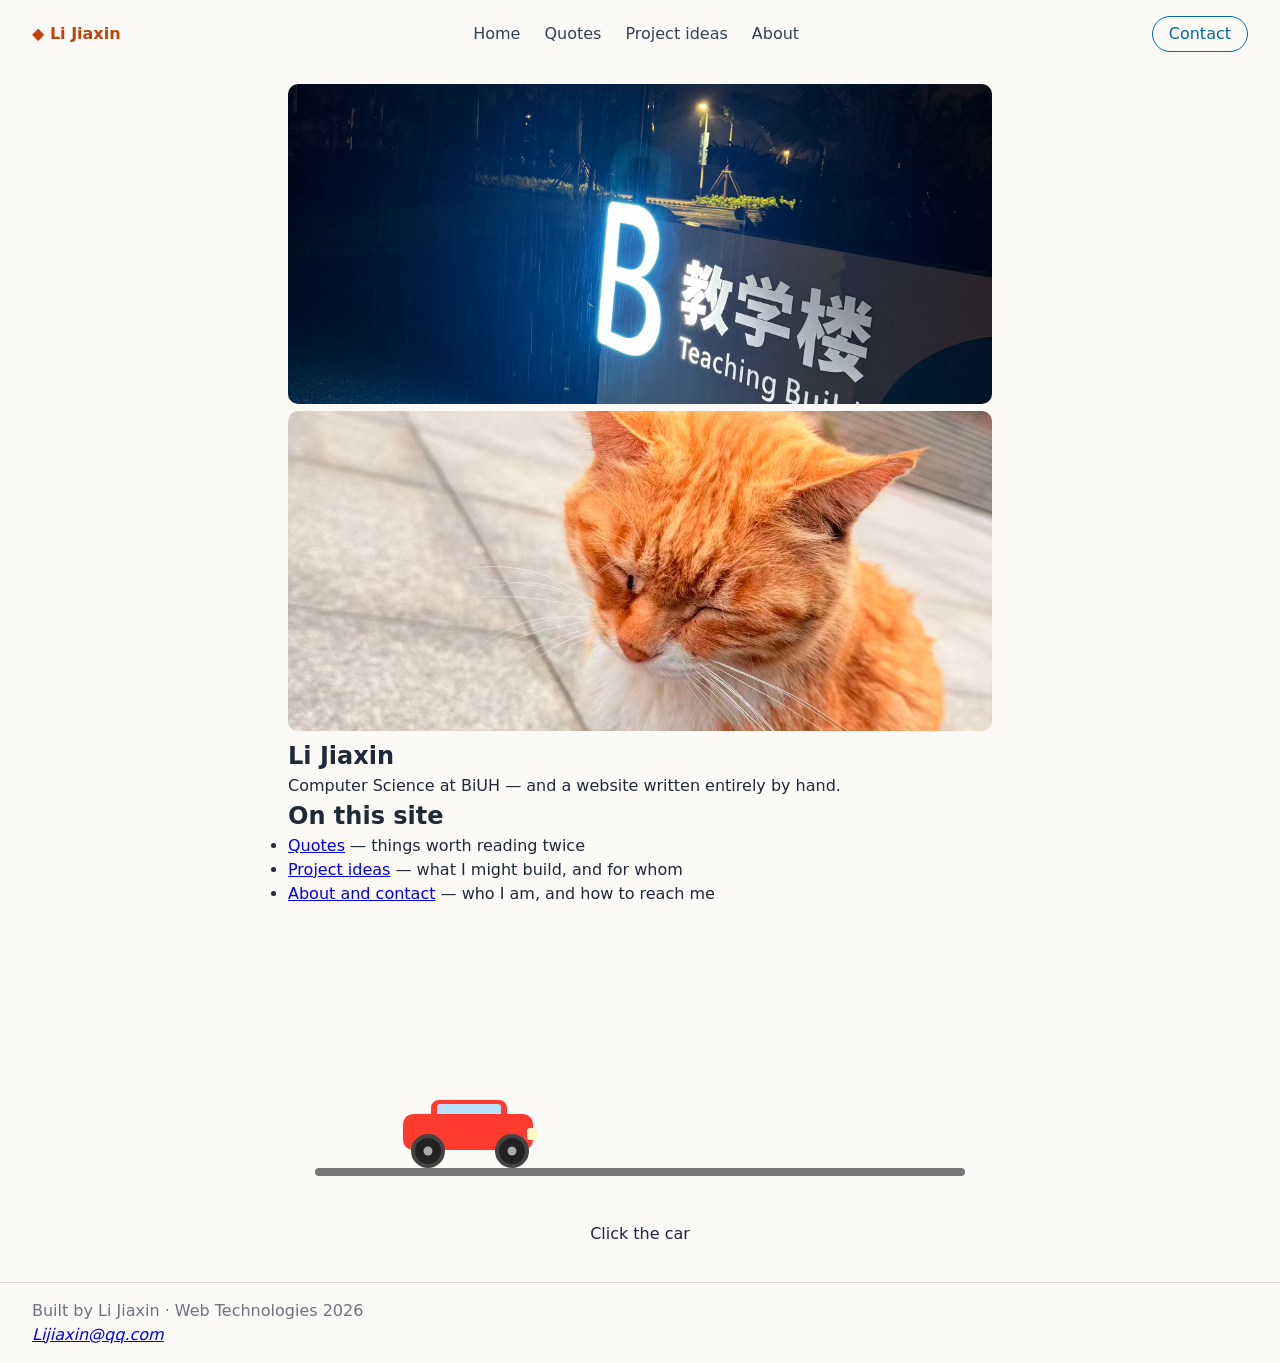
<file: index.html>
<!DOCTYPE html>
<html lang="en">
<head>
  <meta charset="UTF-8">
  <meta name="viewport" content="width=device-width, initial-scale=1.0">
  <title>lI Jiaxin</title>
  <link rel="icon" href="Image\BIUH.jpg" sizes="32x32">
  <link rel="icon" href="Image\cat.jpg" sizes="32x32">
  <link rel="apple-touch-icon" href="apple-touch-icon.png">
  <link rel="stylesheet" href="style.css">
  <style>
*{
  margin: 0;
  padding: 0;
  box-sizing: border-box;
}
.stage {
  position: relative;
  width: 90vw;
  max-width: 650px;
  height: 320px;
  margin:40px auto 0; /* 增加上下外边距，和上面内容隔开 */
}
.road {
  position: absolute;
  bottom: 90px;
  width: 100%;
  height: 8px;
  background: #777;
  border-radius: 4px;
}
.car {
  position: absolute;
  bottom: 98px;
  left: 80px;
  width: 150px;
  height: 60px;
  cursor: pointer;
}
.car-body {
  position: absolute;
  bottom: 18px;
  left: 8px;
  width: 130px;
  height: 36px;
  background: #ff3b30;
  border-radius: 10px;
}
.car-top {
  position: absolute;
  bottom: 48px;
  left: 36px;
  width: 76px;
  height: 20px;
  background: #ff3b30;
  border-radius: 8px 8px 0 0;
}
.window {
  position: absolute;
  bottom: 50px;
  left: 42px;
  width: 64px;
  height: 14px;
  background: #b8e1ff;
  border-radius: 3px;
}
.light {
  position: absolute;
  bottom: 28px;
  right: 8px;
  width: 10px;
  height: 12px;
  background: #fff9c4;
  border-radius: 3px;
}
.wheel {
  position: absolute;
  bottom: 0;
  width: 34px;
  height: 34px;
  background: #222;
  border-radius: 50%;
  border: 4px solid #444;
}
.wheel::after {
  content: "";
  position: absolute;
  top: 50%;
  left: 50%;
  transform: translate(-50%, -50%);
  width: 9px;
  height: 9px;
  background: #aaa;
  border-radius: 50%;
}
.wheel-back {
  left: 16px;
}
.wheel-front {
  right: 16px;
}
.car.go-forward .wheel {
  animation: spinForward 0.3s linear infinite;
}
@keyframes spinForward {
  from { transform: rotate(0deg); }
  to { transform: rotate(360deg); }
}
.car.go-back .wheel {
  animation: spinBack 0.3s linear infinite;
}
@keyframes spinBack {
  from { transform: rotate(0deg); }
  to { transform: rotate(-360deg); }
}
.tip {
  position: absolute;
  bottom: 20px;
  width: 100%;
  text-align: center;
  font-size: 16px;
  color: #224;
}
</style>
</head>
<body>
  <header id="site-header"></header>

  <main>
    <section class="hero">
      <img src="Image\BIUH.jpg" alt="The BiUH campus at sunrise, seen from the lake">
      <img src="Image\cat.jpg" alt="A cute cat">
      <h1>Li Jiaxin</h1>
      <p>Computer Science at BiUH — and a website written entirely by hand.</p >
    </section>

    <h2>On this site</h2>
    <ul>
      <li><a href="quote.html">Quotes</a > — things worth reading twice</li>
      <li><a href="project.html">Project ideas</a > — what I might build, and for whom</li>
      <li><a href="about.html">About and contact</a > — who I am, and how to reach me</li>
    </ul>
    
    <div class="stage">
      <div class="road"></div>
      <div class="car" id="car">
        <div class="car-top"></div>
        <div class="window"></div>
        <div class="car-body"></div>
        <div class="light"></div>
        <div class="wheel wheel-back"></div>
        <div class="wheel wheel-front"></div>
      </div>
      <div class="tip" id="tipText">Click the car</div>
    </div>
  
  </main>

  <footer id="site-footer"></footer>

  <script src="nav.js"></script>

  <script>
const car = document.getElementById("car");
const tipText = document.getElementById("tipText");

const startPos = 80;
const step = 70;
const maxPos = 450;
const forwardDuration = 600;
const backSpeed = 0.8;

let pos = startPos;
let running = false;

function update() {
  car.style.left = pos + "px";
}

function goForward() {
  return new Promise(resolve => {
    const from = pos;
    const to = Math.min(from + step, maxPos);
    const startTime = performance.now();
    car.classList.add("go-forward");

    function animate(now) {
      const elapsed = now - startTime;
      const progress = Math.min(elapsed / forwardDuration, 1);
      pos = from + (to - from) * progress;
      update();
      if (progress < 1) {
        requestAnimationFrame(animate);
      } else {
        car.classList.remove("go-forward");
        resolve();
      }
    }
    requestAnimationFrame(animate);
  });
}

function goBack() {
  return new Promise(resolve => {
    car.classList.add("go-back");
    function back() {
      pos -= backSpeed;
      if (pos <= startPos) {
        pos = startPos;
        update();
        car.classList.remove("go-back");
        resolve();
        return;
      }
      update();
      requestAnimationFrame(back);
    }
    back();
  });
}

car.addEventListener("click", async () => {
  if (running) return;
  running = true;
  tipText.textContent = "This car doesn't seem to listen to you";
  await goForward();
  await goBack();
  running = false;
});

update();
</script>
</body>
</html>
</file>
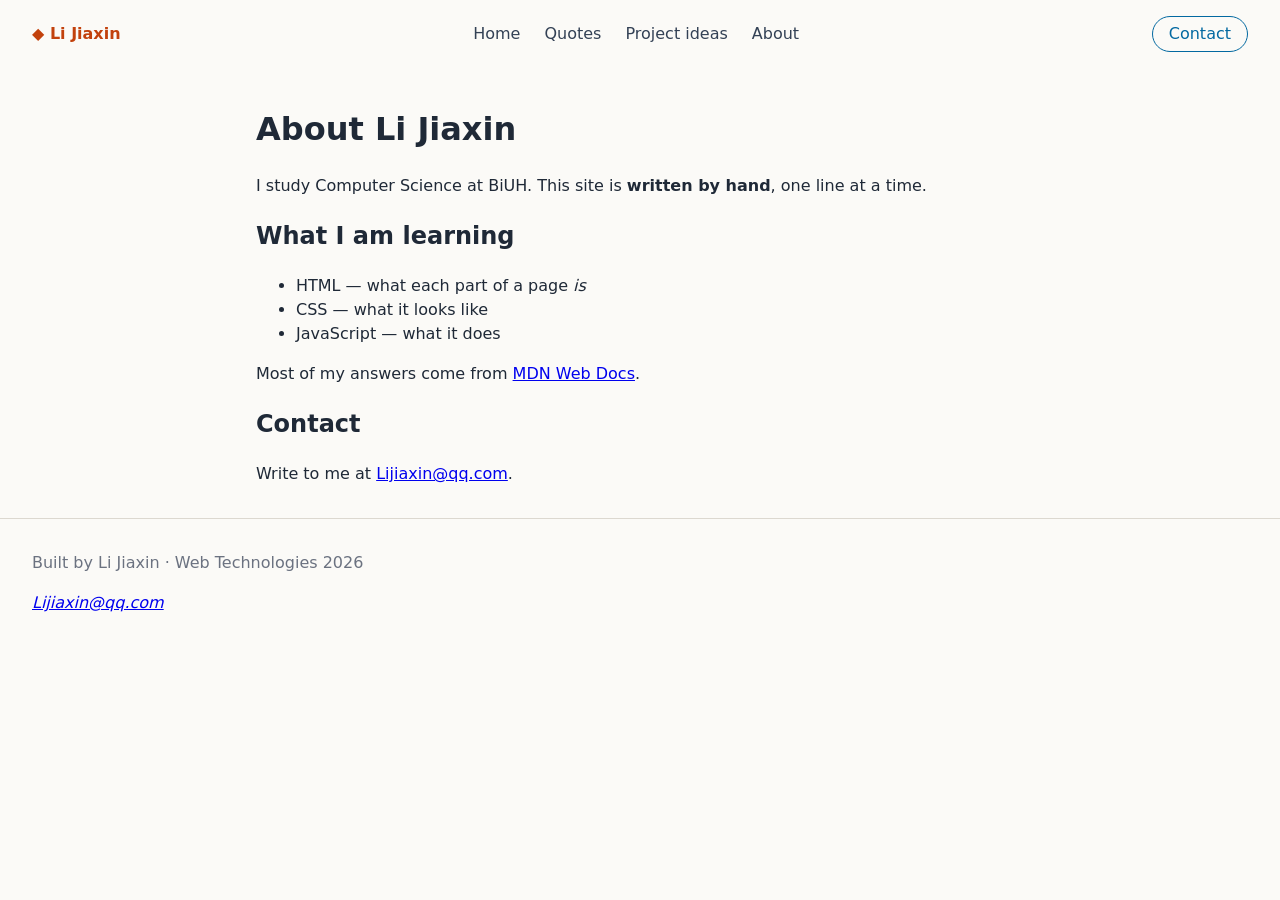
<file: about.html>
<!DOCTYPE html>
<html lang="en">
<head>
  <meta charset="UTF-8">
  <meta name="viewport" content="width=device-width, initial-scale=1.0">
  <title>About · Li Jiaxin</title>
  <link rel="icon" href="favicon-32.png" sizes="32x32">
  <link rel="apple-touch-icon" href="apple-touch-icon.png">
  <link rel="stylesheet" href="style.css">
</head>
<body>
  <header id="site-header"></header>

  <main>
    <h1>About Li Jiaxin</h1>
    <p>I study Computer Science at BiUH. This site is
      <strong>written by hand</strong>, one line at a time.</p >

    <h2>What I am learning</h2>
    <ul>
      <li>HTML — what each part of a page <em>is</em></li>
      <li>CSS — what it looks like</li>
      <li>JavaScript — what it does</li>
    </ul>
    <p>Most of my answers come from
      <a href=" ">MDN Web Docs</a >.</p >

    <section id="contact">
      <h2>Contact</h2>
      <p>Write to me at
        <a href="mailto:Lijiaxin@qq.com">Lijiaxin@qq.com</a >.</p >
    </section>
  </main>

  <footer id="site-footer"></footer>

  <script src="nav.js"></script>
</body>
</html>
</file>
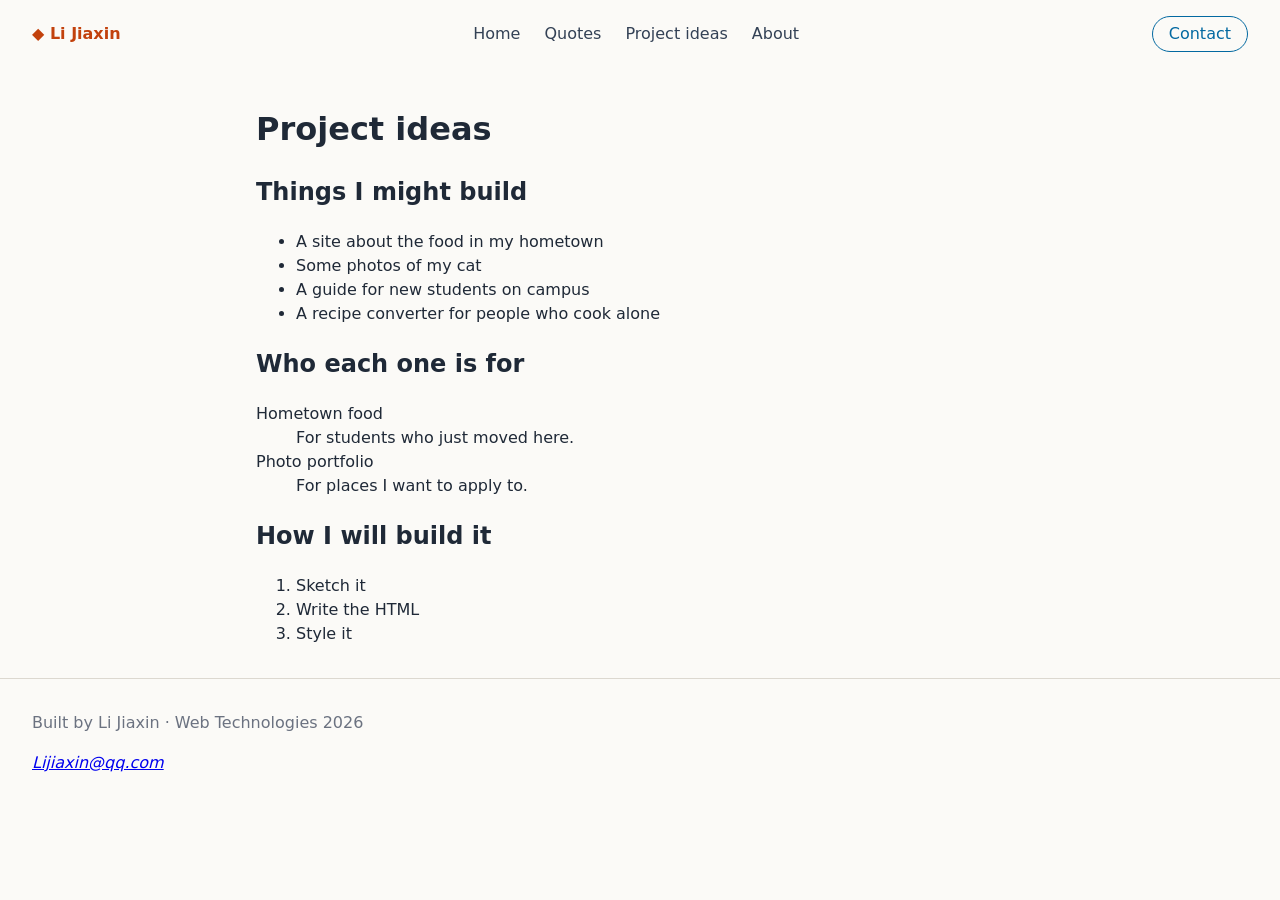
<file: project.html>
<!DOCTYPE html>
<html lang="en">
<head>
  <meta charset="UTF-8">
  <meta name="viewport" content="width=device-width, initial-scale=1.0">
  <title>Project ideas · Li Jiaxin</title>
  <link rel="icon" href="favicon-32.png" sizes="32x32">
  <link rel="apple-touch-icon" href="apple-touch-icon.png">
  <link rel="stylesheet" href="style.css">
</head>
<body>
  <header id="site-header"></header>

  <main>
    <h1>Project ideas</h1>

    <h2>Things I might build</h2>
    <ul>
      <li>A site about the food in my hometown</li>
      <li>Some photos of my cat</li>
      <li>A guide for new students on campus</li>
      <li>A recipe converter for people who cook alone</li>
    </ul>

    <h2>Who each one is for</h2>
    <dl>
      <dt>Hometown food</dt>
      <dd>For students who just moved here.</dd>

      <dt>Photo portfolio</dt>
      <dd>For places I want to apply to.</dd>

      <!-- one <dt> and one <dd> per idea -->
    </dl>

    <h2>How I will build it</h2>
    <ol>
      <li>Sketch it</li>
      <li>Write the HTML</li>
      <li>Style it</li>
    </ol>
  </main>

  <footer id="site-footer"></footer>

  <script src="nav.js"></script>
</body>
</html>
</file>
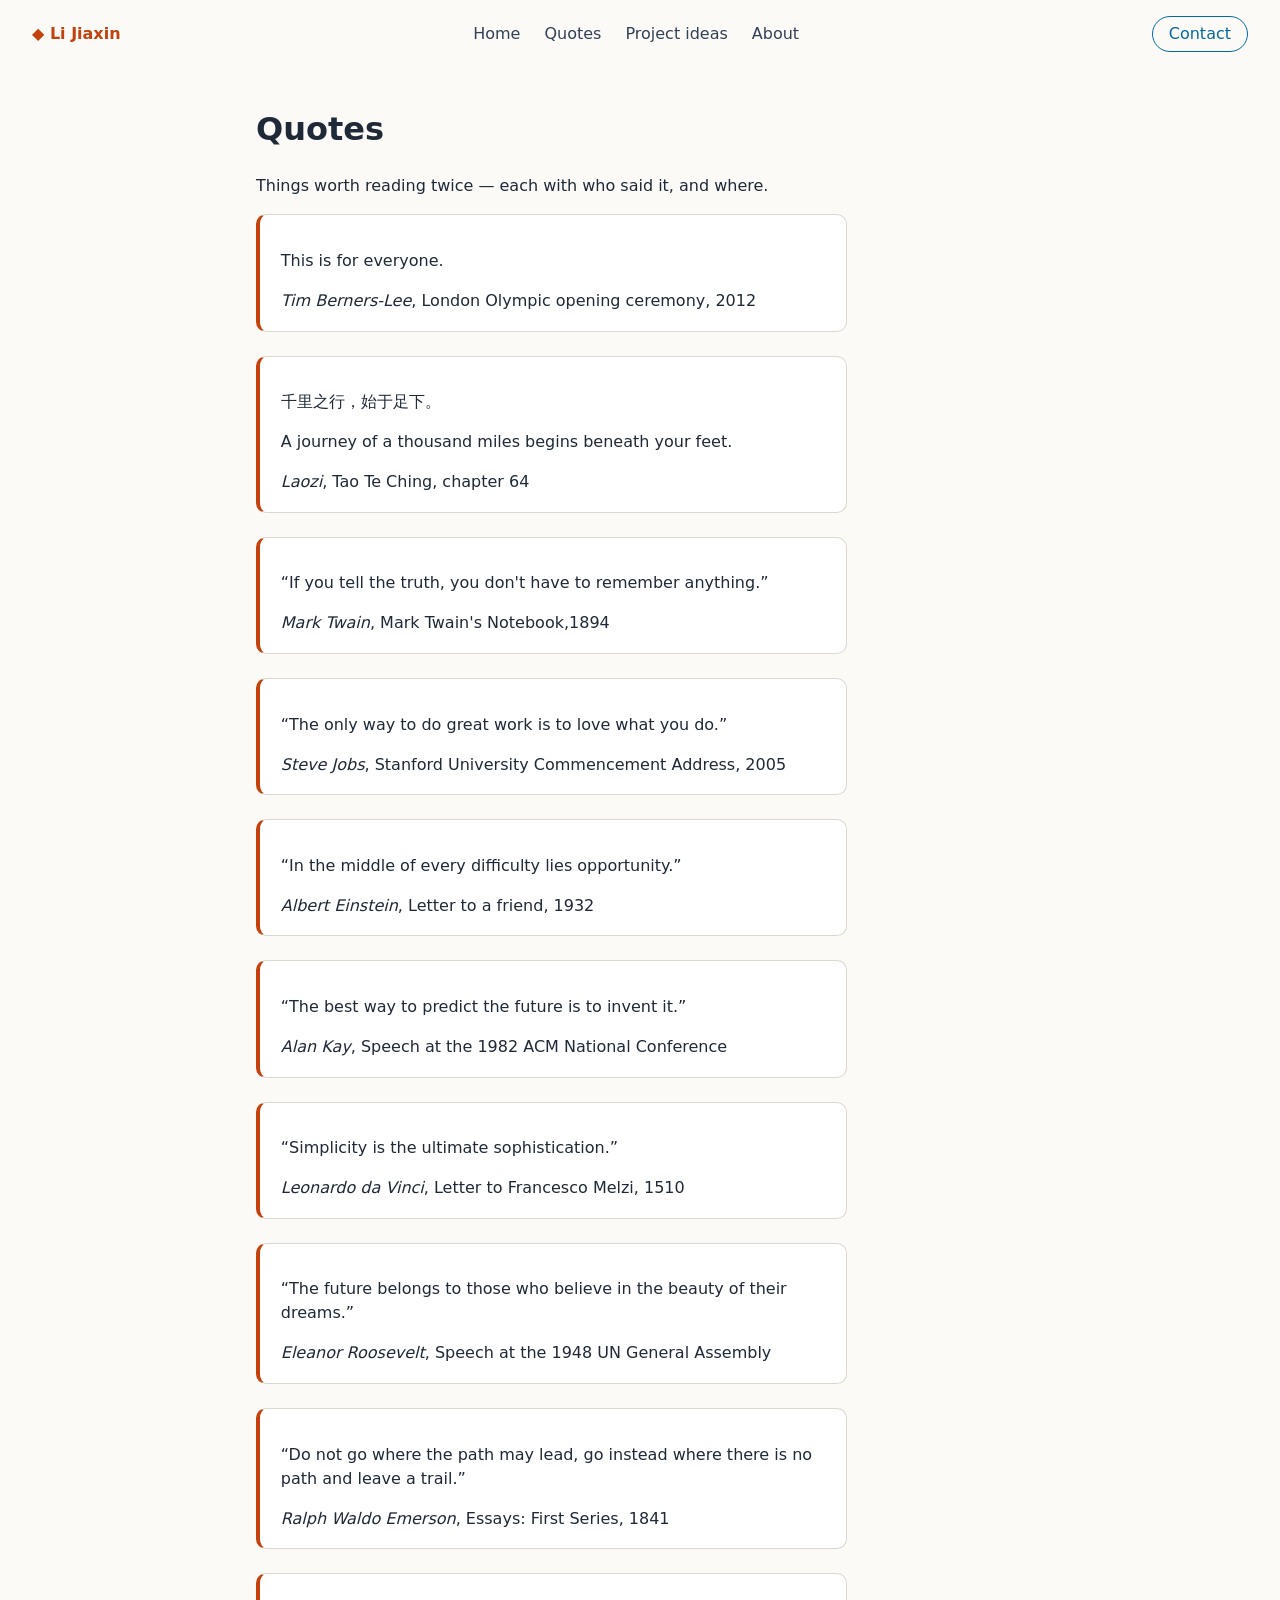
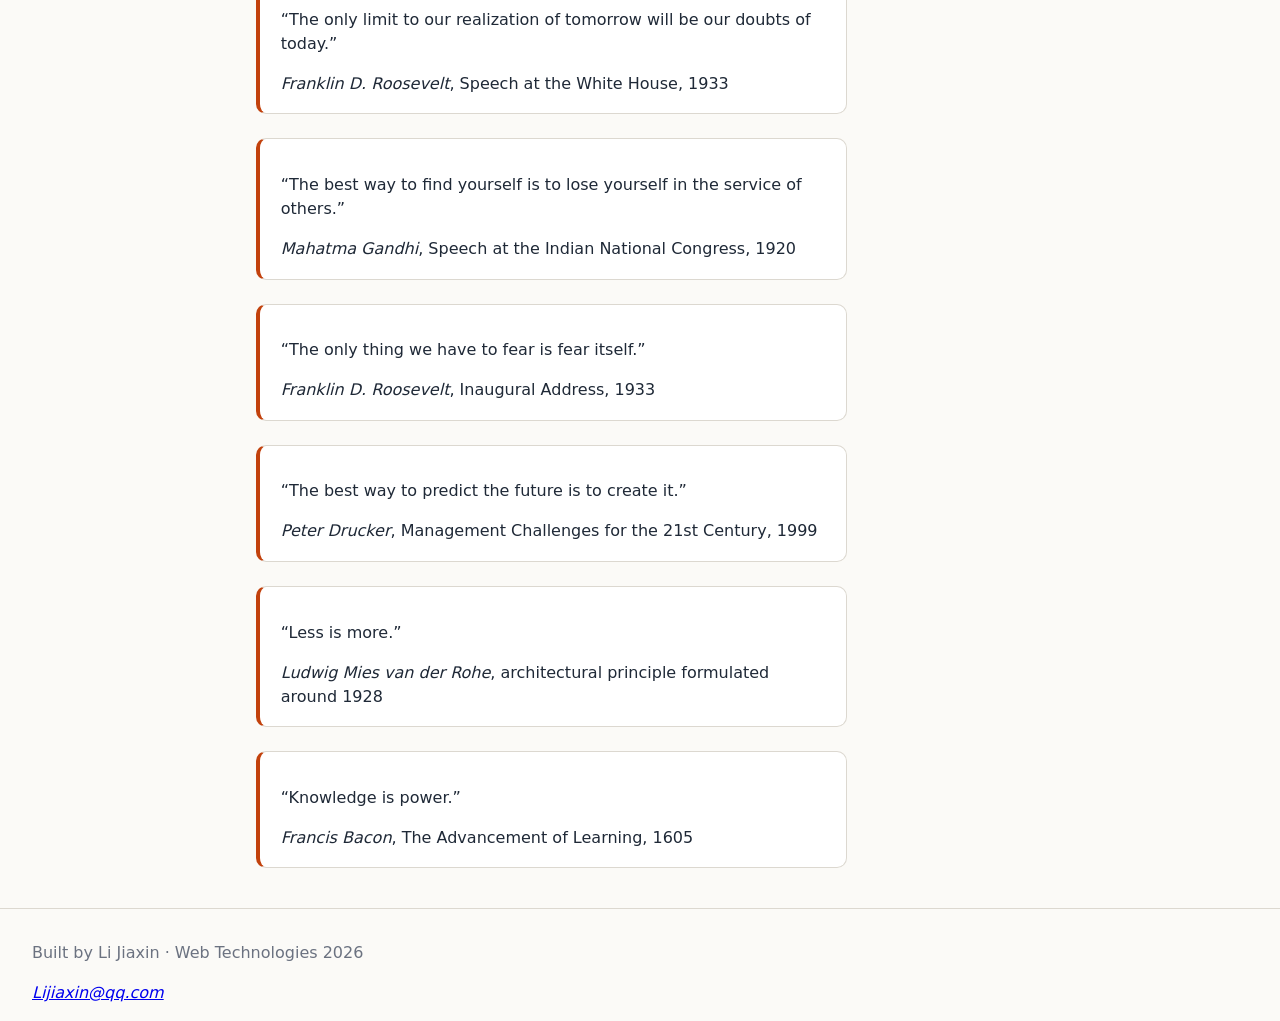
<file: quote.html>
<!DOCTYPE html>
<html lang="en">
<head>
  <meta charset="UTF-8">
  <meta name="viewport" content="width=device-width, initial-scale=1.0">
  <title>Quotes · Li Jiaxin</title>
  <link rel="icon" href="favicon-32.png" sizes="32x32">
  <link rel="apple-touch-icon" href="apple-touch-icon.png">
  <link rel="stylesheet" href="style.css">
</head>
<body>
  <header id="site-header"></header>

  <main>
    <h1>Quotes</h1>
    <p>Things worth reading twice — each with who said it, and where.</p >

    <article class="quote">
      <blockquote>
        <p>This is for everyone.</p >
      </blockquote>
      <footer>
        <cite>Tim Berners-Lee</cite>,
        <span class="source">London Olympic opening ceremony, 2012</span>
      </footer>
    </article>

    <article class="quote">
      <blockquote>
        <p lang="zh">千里之行，始于足下。</p >
        <p>A journey of a thousand miles begins beneath your feet.</p >
      </blockquote>
      <footer>
        <cite>Laozi</cite>,
        <span class="source">Tao Te Ching, chapter 64</span>
      </footer>
    </article>

    <article class="quote">
      <blockquote>
        <p>“If you tell the truth, you don't have to remember anything.”</p >
      </blockquote>
      <footer>
        <cite>Mark Twain</cite>,
        <span class="source">Mark Twain's Notebook,1894</span>
      </footer>
    
    </article>
    <article class="quote">
      <blockquote>
        <p>“The only way to do great work is to love what you do.”</p >
      </blockquote>
      <footer>
        <cite>Steve Jobs</cite>,
        <span class="source">Stanford University Commencement Address, 2005</span>
      </footer>
    
    </article>
    <article class="quote">
      <blockquote>
        <p>“In the middle of every difficulty lies opportunity.”</p >
      </blockquote>
      <footer>
        <cite>Albert Einstein</cite>,
        <span class="source">Letter to a friend, 1932</span>
      </footer>
    
    </article>
    <article class="quote">
      <blockquote>
        <p>“The best way to predict the future is to invent it.”</p >
      </blockquote>
      <footer>
        <cite>Alan Kay</cite>,
        <span class="source">Speech at the 1982 ACM National Conference</span>
      </footer> 
    
    </article>
    <article class="quote">
      <blockquote>
        <p>“Simplicity is the ultimate sophistication.”</p >
      </blockquote>
      <footer>
        <cite>Leonardo da Vinci</cite>,
        <span class="source">Letter to Francesco Melzi, 1510</span>
      </footer>
      
      </article>
      <article class="quote">
        <blockquote>
          <p>“The future belongs to those who believe in the beauty of their dreams.”</p >
        </blockquote>
        <footer>
          <cite>Eleanor Roosevelt</cite>,
          <span class="source">Speech at the 1948 UN General Assembly</span>
        </footer>
      
      </article>
      <article class="quote">
        <blockquote>
          <p>“Do not go where the path may lead, go instead where there is no path and leave a trail.”</p >
        </blockquote>
        <footer>
          <cite>Ralph Waldo Emerson</cite>,
          <span class="source">Essays: First Series, 1841</span>
        </footer>
      
      </article>
      <article class="quote">
        <blockquote>
          <p>“The only limit to our realization of tomorrow will be our doubts of today.”</p >
        </blockquote>
        <footer>
          <cite>Franklin D. Roosevelt</cite>,
          <span class="source">Speech at the White House, 1933</span>
        </footer>
      
      </article>
      <article class="quote">
        <blockquote>
          <p>“The best way to find yourself is to lose yourself in the service of others.”</p >
        </blockquote>
        <footer>
          <cite>Mahatma Gandhi</cite>,
          <span class="source">Speech at the Indian National Congress, 1920</span>
        </footer>
      
      </article>
      <article class="quote">
        <blockquote>
          <p>“The only thing we have to fear is fear itself.”</p >
        </blockquote>
        <footer>
          <cite>Franklin D. Roosevelt</cite>,
          <span class="source">Inaugural Address, 1933</span>
        </footer>

      </article>
      <article class="quote">
        <blockquote>
          <p>“The best way to predict the future is to create it.”</p >
        </blockquote>
        <footer>
          <cite>Peter Drucker</cite>,
          <span class="source">Management Challenges for the 21st Century, 1999</span>
        </footer>
      
      </article>
      <article class="quote">
        <blockquote>
          <p>“Less is more.”</p >
        </blockquote>
        <footer>
          <cite>Ludwig Mies van der Rohe</cite>,
          <span class="source">architectural principle formulated around 1928</span>
        </footer>

      </article>
      <article class="quote">
        <blockquote>
          <p>“Knowledge is power.”</p >
        </blockquote>
        <footer>
          <cite>Francis Bacon</cite>,
          <span class="source">The Advancement of Learning, 1605</span>
        </footer>

    <!-- one <article> per quote — twenty in total -->
  </main>

  <footer id="site-footer"></footer>

  <script src="nav.js"></script>
</body>
</html>
</file>
<file: style.css>
/* style.css — one file, linked from every page */

/* 1 · Text: set it once on body, everything inside inherits it */
body {
  margin: 0;
  font-family: system-ui, sans-serif;
  line-height: 1.5;
  color: #1f2937;
  background: #fbfaf7;
}

/* 2 · The content column */
main {
  max-width: 48rem;
  margin: 0 auto;           /* centred */
  padding: 1rem 2rem;
}

img {
  max-width: 100%;          /* never wider than its box */
  height: auto;
}

/* 3 · The homepage hero: one wide photo, cropped to fit */
.hero img {
  width: 100%;
  height: 20rem;
  object-fit: cover;        /* fill the box, crop the rest — never squash */
  border-radius: 10px;
}

/* 4 · The header: logo left, links centred, action right */
nav {
  display: flex;
  align-items: center;
  gap: 1rem;
  padding: 1rem 2rem;
}

nav .links {
  display: flex;
  gap: 1.5rem;
  margin: 0 auto;           /* pushes it to the centre */
  padding: 0;
  list-style: none;         /* no bullets */
}

nav a {
  color: #334155;
  text-decoration: none;    /* no underlines */
}

nav .logo {
  font-weight: 800;
  color: #c2410c;
}

nav .action {
  border: 1.5px solid #0369a1;
  border-radius: 99px;      /* a pill */
  padding: .3em 1em;
  color: #0369a1;
}

nav a:hover {
  color: #c2410c;
}

/* 5 · One quote card — the box model, on all twenty at once */
.quote {
  max-width: 34rem;
  margin-bottom: 1.5rem;    /* space outside */
  padding: 1.1em 1.3em;     /* space inside */
  background: #fff;
  border: 1px solid #dcd8d0;
  border-left: 4px solid #c2410c;
  border-radius: 10px;
}

.quote blockquote {
  margin: 0;                /* drop the browser's indent inside the card */
}

/* 6 · The site footer: by id, because every quote has a <footer> too */
#site-footer {
  padding: 1rem 2rem;
  border-top: 1px solid #dcd8d0;
  color: #6b7280;
}
</file>
